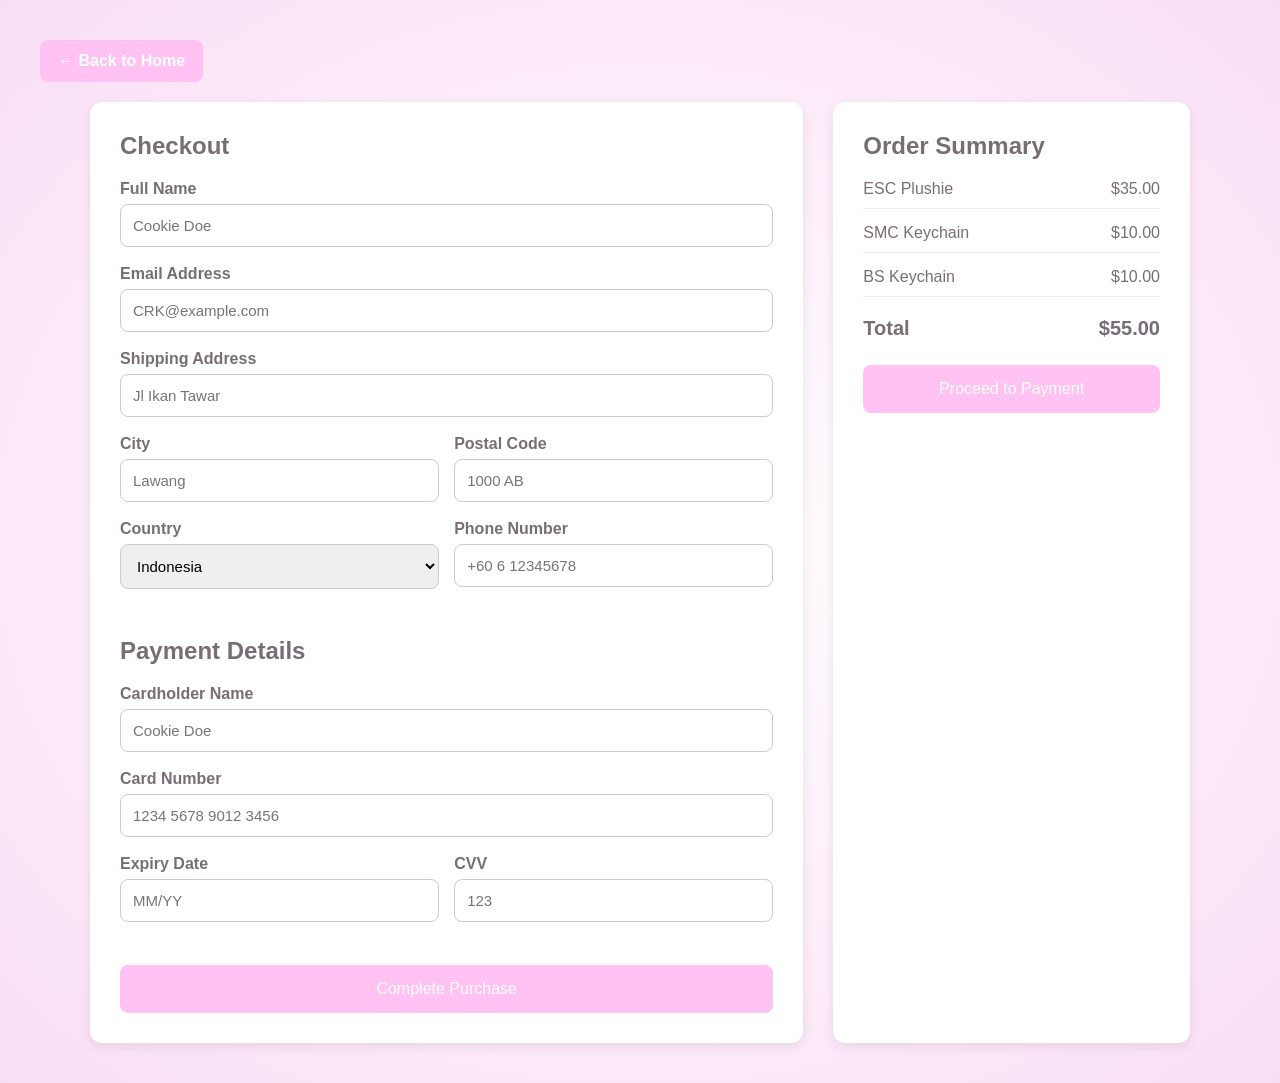
<file: checkout.html>
<!DOCTYPE html>
<html lang="en">
<head>
  <meta charset="UTF-8" />
  <meta name="viewport" content="width=device-width, initial-scale=1.0" />
  <title>Checkout Page</title>

  <link rel="stylesheet" href="checkout.css" />
</head>

<body>
  
<a href="index.html" class="home-btn">← Back to Home</a>
  <div class="checkout-container">

    <!-- Checkout Form -->
    <div class="checkout-form">
      <h2>Checkout</h2>

      <form>

        <div class="form-group">
          <label>Full Name</label>
          <input type="text" placeholder="Cookie Doe" required>
        </div>

        <div class="form-group">
          <label>Email Address</label>
          <input type="email" placeholder="CRK@example.com" required>
        </div>

        <div class="form-group">
          <label>Shipping Address</label>
          <input type="text" placeholder="Jl Ikan Tawar" required>
        </div>

        <div class="row">
          <div class="form-group">
            <label>City</label>
            <input type="text" placeholder="Lawang" required>
          </div>

          <div class="form-group">
            <label>Postal Code</label>
            <input type="text" placeholder="1000 AB" required>
          </div>
        </div>

        <div class="row">
          <div class="form-group">
            <label>Country</label>
            <select required>
              <option>Indonesia</option>
              <option>Malaysia</option>
              <option>Philipina</option>
              <option>Singapore</option>
            </select>
          </div>

          <div class="form-group">
            <label>Phone Number</label>
            <input type="tel" placeholder="+60 6 12345678">
          </div>
        </div>

        <h2 class="payment-title">Payment Details</h2>

        <div class="form-group">
          <label>Cardholder Name</label>
          <input type="text" placeholder="Cookie Doe" required>
        </div>

        <div class="form-group">
          <label>Card Number</label>
          <input type="text" placeholder="1234 5678 9012 3456" required>
        </div>

        <div class="row">
          <div class="form-group">
            <label>Expiry Date</label>
            <input type="text" placeholder="MM/YY" required>
          </div>

          <div class="form-group">
            <label>CVV</label>
            <input type="password" placeholder="123" required>
          </div>
        </div>

        <button class="checkout-btn" type="submit">
          Complete Purchase
        </button>

      </form>
    </div>

    <!-- Order Summary -->
    <div class="order-summary">
      <h2>Order Summary</h2>

      <div class="order-item">
        <span>ESC Plushie</span>
        <span>$35.00</span>
      </div>

      <div class="order-item">
        <span>SMC Keychain</span>
        <span>$10.00</span>
      </div>

      <div class="order-item">
        <span>BS Keychain</span>
        <span>$10.00</span>
      </div>

      <div class="summary-total">
        <span>Total</span>
        <span>$55.00</span>
      </div>

      <button class="checkout-btn">
        Proceed to Payment
      </button>
    </div>

  </div>

</body>
</html>
</file>
<file: checkout.css>
* {
  margin: 0;
  padding: 0;
  box-sizing: border-box;
  font-family: Arial, sans-serif;
}

body {
  background: radial-gradient(#ffffff, #fadef5);
  padding: 40px;
  color: #786d77;
}

.home-btn {
  display: inline-block;
  margin-bottom: 20px;
  text-decoration: none;
  background: #ffc2f2;
  color: white;
  padding: 12px 18px;
  border-radius: 8px;
  font-weight: bold;
  transition: 0.3s;
}

.home-btn:hover {
  background: #1e40af;
}

.checkout-container {
  max-width: 1100px;
  margin: auto;
  display: grid;
  grid-template-columns: 2fr 1fr;
  gap: 30px;
}

.checkout-form,
.order-summary {
  background: white;
  padding: 30px;
  border-radius: 12px;
  box-shadow: 0 4px 12px rgba(0,0,0,0.08);
}

h2 {
  margin-bottom: 20px;
  font-size: 24px;
}

.payment-title {
  margin-top: 30px;
}

.form-group {
  margin-bottom: 18px;
}

label {
  display: block;
  margin-bottom: 6px;
  font-weight: bold;
}

input,
select {
  width: 100%;
  padding: 12px;
  border: 1px solid #ccc;
  border-radius: 8px;
  font-size: 15px;
}

.row {
  display: grid;
  grid-template-columns: 1fr 1fr;
  gap: 15px;
}

.order-item {
  display: flex;
  justify-content: space-between;
  margin-bottom: 15px;
  padding-bottom: 10px;
  border-bottom: 1px solid #eee;
}

.summary-total {
  display: flex;
  justify-content: space-between;
  font-size: 20px;
  font-weight: bold;
  margin-top: 20px;
}

.checkout-btn {
  width: 100%;
  margin-top: 25px;
  padding: 15px;
  border: none;
  background: #ffc2f2;
  color: white;
  font-size: 16px;
  border-radius: 8px;
  cursor: pointer;
  transition: 0.3s;
}

.checkout-btn:hover {
  background: #2563eb;
}

@media (max-width: 768px) {
  .checkout-container {
    grid-template-columns: 1fr;
  }

  .row {
    grid-template-columns: 1fr;
  }
}
</file>
